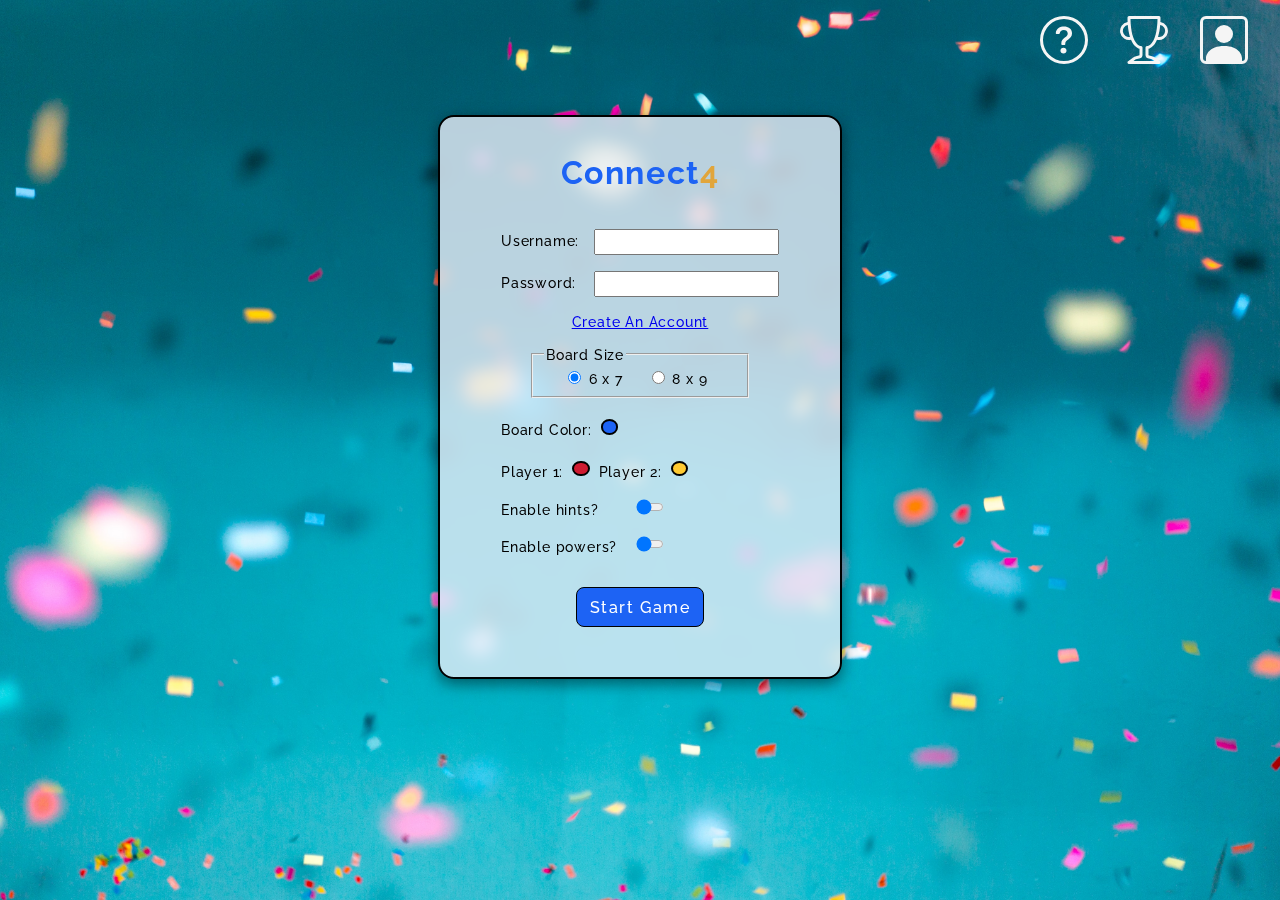
<file: index.html>
<!DOCTYPE html>
<html lang="en">

<head>
    <meta charset="UTF-8">
    <meta http-equiv="X-UA-Compatible" content="IE=edge">
    <meta name="viewport" content="width=device-width, initial-scale=1.0">
    <title>Main Menu</title>
    <link rel="stylesheet" href="styles/main-ss.css">
    <link rel="preconnect" href="https://fonts.googleapis.com">
    <link rel="preconnect" href="https://fonts.gstatic.com" crossorigin>
    <link href="https://fonts.googleapis.com/css2?family=Montserrat:wght@400;600;700&family=Raleway:wght@300;400;500&family=Roboto+Condensed&display=swap" rel="stylesheet">
</head>

<body>

    <div class="nav-bar">
        <a href="help.html" title="Help">
            <svg xmlns="http://www.w3.org/2000/svg" width="3rem" height="3rem" fill="currentColor" class="bi bi-question-circle help" viewBox="0 0 16 16">
                <path d="M8 15A7 7 0 1 1 8 1a7 7 0 0 1 0 14zm0 1A8 8 0 1 0 8 0a8 8 0 0 0 0 16z" />
                <path d="M5.255 5.786a.237.237 0 0 0 .241.247h.825c.138 0 .248-.113.266-.25.09-.656.54-1.134 1.342-1.134.686 0 1.314.343 1.314 1.168 0 .635-.374.927-.965 1.371-.673.489-1.206 1.06-1.168 1.987l.003.217a.25.25 0 0 0 .25.246h.811a.25.25 0 0 0 .25-.25v-.105c0-.718.273-.927 1.01-1.486.609-.463 1.244-.977 1.244-2.056 0-1.511-1.276-2.241-2.673-2.241-1.267 0-2.655.59-2.75 2.286zm1.557 5.763c0 .533.425.927 1.01.927.609 0 1.028-.394 1.028-.927 0-.552-.42-.94-1.029-.94-.584 0-1.009.388-1.009.94z" />
            </svg>
        </a>
        <a href="leaderboard.php" title="Leaderboard">
            <svg xmlns="http://www.w3.org/2000/svg" width="3rem" height="3rem" fill="currentColor" class="bi bi-trophy leaderboard" viewBox="0 0 16 16">
                <path d="M2.5.5A.5.5 0 0 1 3 0h10a.5.5 0 0 1 .5.5c0 .538-.012 1.05-.034 1.536a3 3 0 1 1-1.133 5.89c-.79 1.865-1.878 2.777-2.833 3.011v2.173l1.425.356c.194.048.377.135.537.255L13.3 15.1a.5.5 0 0 1-.3.9H3a.5.5 0 0 1-.3-.9l1.838-1.379c.16-.12.343-.207.537-.255L6.5 13.11v-2.173c-.955-.234-2.043-1.146-2.833-3.012a3 3 0 1 1-1.132-5.89A33.076 33.076 0 0 1 2.5.5zm.099 2.54a2 2 0 0 0 .72 3.935c-.333-1.05-.588-2.346-.72-3.935zm10.083 3.935a2 2 0 0 0 .72-3.935c-.133 1.59-.388 2.885-.72 3.935zM3.504 1c.007.517.026 1.006.056 1.469.13 2.028.457 3.546.87 4.667C5.294 9.48 6.484 10 7 10a.5.5 0 0 1 .5.5v2.61a1 1 0 0 1-.757.97l-1.426.356a.5.5 0 0 0-.179.085L4.5 15h7l-.638-.479a.501.501 0 0 0-.18-.085l-1.425-.356a1 1 0 0 1-.757-.97V10.5A.5.5 0 0 1 9 10c.516 0 1.706-.52 2.57-2.864.413-1.12.74-2.64.87-4.667.03-.463.049-.952.056-1.469H3.504z" />
            </svg>
        </a>
        <a href="about.html" title="Contact">
            <svg xmlns="http://www.w3.org/2000/svg" width="3rem" height="3rem" fill="currentColor" class="bi bi-person-square person" viewBox="0 0 16 16">
                <path d="M11 6a3 3 0 1 1-6 0 3 3 0 0 1 6 0z" />
                <path d="M2 0a2 2 0 0 0-2 2v12a2 2 0 0 0 2 2h12a2 2 0 0 0 2-2V2a2 2 0 0 0-2-2H2zm12 1a1 1 0 0 1 1 1v12a1 1 0 0 1-1 1v-1c0-1-1-4-6-4s-6 3-6 4v1a1 1 0 0 1-1-1V2a1 1 0 0 1 1-1h12z" />
            </svg>
        </a>
    </div>
    <div class="outer-container">
        <div class="form-container">
            <form method="post" action="server/processLogin.php">
                <div class="row centerrow">
                    <h1><span class="title1">Connect</span><span class="title2">4</span></h1>
                </div>
                <div class="row">
                    <label for="username" class="label">Username:</label>
                    <input type="text" name="username" id="username">
                </div>
                <div class="row">
                    <label for="password" class="label">Password:</label>
                    <input type="password" name="password" id="password">
                </div>
                <div class="row centerrow">
                    <a href="createaccount.php">Create An Account</a>
                </div>
                <div class="row centerrow">
                    <fieldset class="boardsize">
                        <legend>Board Size</legend>
                        <input type="radio" name="boardsize" id="normal" class="radio" value="normal" checked>
                        <label for="normal">6 x 7</label>
                        <input type="radio" name="boardsize" id="large" class="radio" value="large">
                        <label for="large">8 x 9</label>
                    </fieldset>
                </div>
                <div class="row">
                    <label for="boardcolor">Board Color:</label>
                    <input type="color" name="boardcolor" id="boardcolor" value="#1D63F4">
                </div>
                <div class="row">
                    <label for="player1">Player 1:</label>
                    <input type="color" name="player1color" id="player1" value="#CF1B31">
                    <label for="player2">Player 2:</label>
                    <input type="color" name="player2color" id="player2" value="#FFCA32">
                </div>
                <div class="row">
                    <label for="hints" class="rangelabel">Enable hints?</label>
                    <input type="range" name="hints" id="hints" min="0" max="1" value="0">
                </div>
                <div class="row">
                    <label for="powers" class="rangelabel">Enable powers?</label>
                    <input type="range" name="powers" id="powers" min="0" max="1" value="0">
                </div>
                <div class="row centerrow">
                    <button class="startbutton" onclick="saveSettings()">Start Game</button>
                </div>
            </form>
        </div>
    </div>

    <script src="scripts/main-scripts.js"></script>
</body>

</html>
</file>
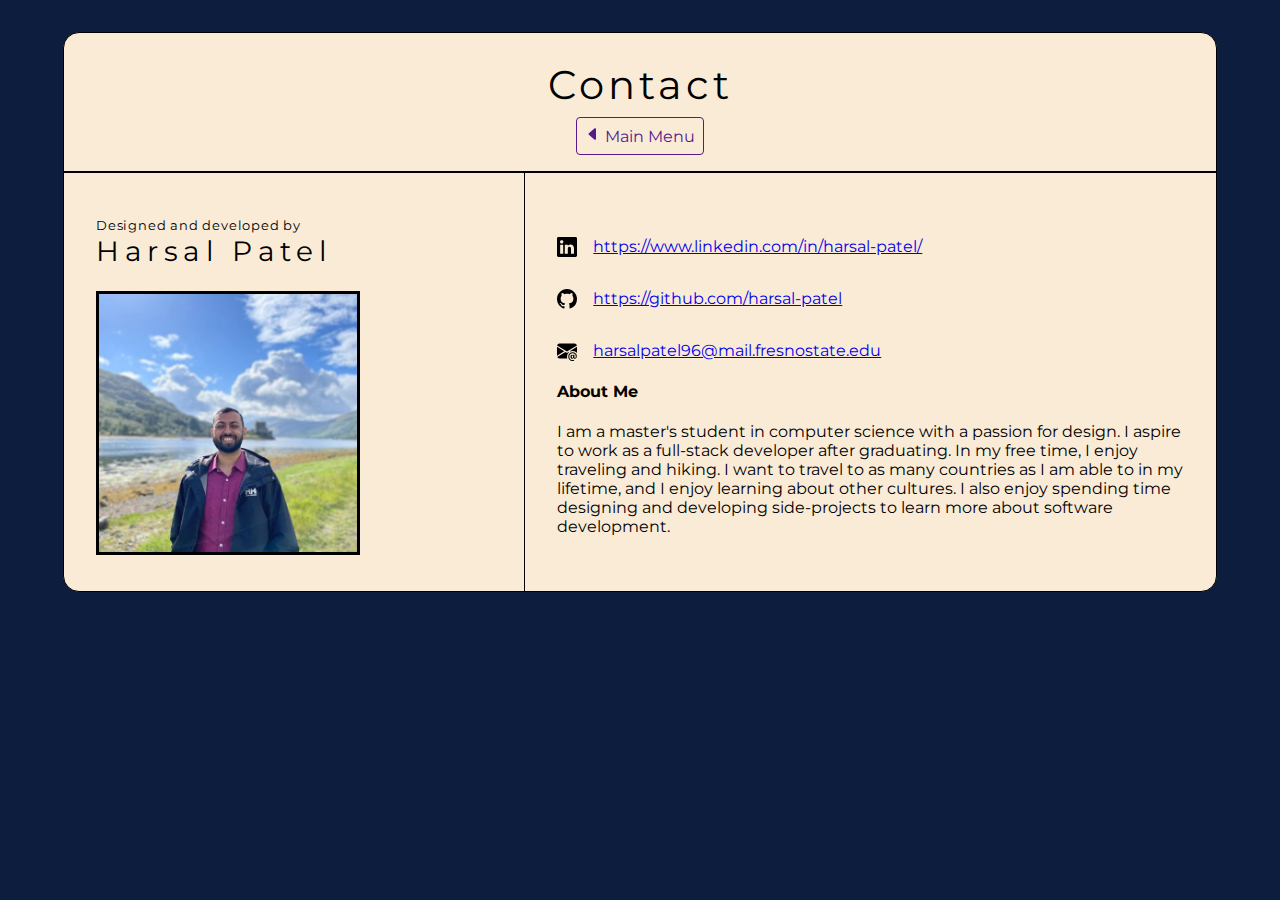
<file: about.html>
<!DOCTYPE html>
<html lang="en">
<head>
    <meta charset="UTF-8">
    <meta http-equiv="X-UA-Compatible" content="IE=edge">
    <meta name="viewport" content="width=device-width, initial-scale=1.0">
    <title>Contact</title>
    <link rel="stylesheet" href="styles/about-ss.css">
    <link rel="preconnect" href="https://fonts.googleapis.com">
    <link rel="preconnect" href="https://fonts.gstatic.com" crossorigin>
    <link
        href="https://fonts.googleapis.com/css2?family=Montserrat:wght@400;600;700&family=Raleway:wght@300;400;500&family=Roboto+Condensed&display=swap"
        rel="stylesheet">
</head>
<body>
    <div class="outer-container">
        <div class="inner-container">
            <div class="container">
                <h1>Contact</h1>
            </div>
            <div class="container">
                <a href="index.html" class="goback">
                    <svg xmlns="http://www.w3.org/2000/svg" width="1rem" height="1rem" fill="currentColor" class="bi bi-caret-left-fill" viewBox="0 0 16 16">
                        <path d="m3.86 8.753 5.482 4.796c.646.566 1.658.106 1.658-.753V3.204a1 1 0 0 0-1.659-.753l-5.48 4.796a1 1 0 0 0 0 1.506z"/>
                      </svg>
                    Main Menu
                </a>
            </div>
            <table>
                <tr>
                    <td class="page p1">
                        <h3>Designed and developed by</h3>
                        <h2>Harsal Patel</h2>
                        <img src="images/profile.jfif" alt="profile" class="profile">
                    </td>
                    <td class="page p2">
                        <p class="contact">
                            <svg xmlns="http://www.w3.org/2000/svg" width="1.25rem" height="1.25rem" fill="currentColor" class="bi bi-linkedin" viewBox="0 0 16 16">
                                <path d="M0 1.146C0 .513.526 0 1.175 0h13.65C15.474 0 16 .513 16 1.146v13.708c0 .633-.526 1.146-1.175 1.146H1.175C.526 16 0 15.487 0 14.854V1.146zm4.943 12.248V6.169H2.542v7.225h2.401zm-1.2-8.212c.837 0 1.358-.554 1.358-1.248-.015-.709-.52-1.248-1.342-1.248-.822 0-1.359.54-1.359 1.248 0 .694.521 1.248 1.327 1.248h.016zm4.908 8.212V9.359c0-.216.016-.432.08-.586.173-.431.568-.878 1.232-.878.869 0 1.216.662 1.216 1.634v3.865h2.401V9.25c0-2.22-1.184-3.252-2.764-3.252-1.274 0-1.845.7-2.165 1.193v.025h-.016a5.54 5.54 0 0 1 .016-.025V6.169h-2.4c.03.678 0 7.225 0 7.225h2.4z"/>
                              </svg>
                              <a href="https://www.linkedin.com/in/harsal-patel/" target="_blank" class="contact-link">https://www.linkedin.com/in/harsal-patel/</a>
                        </p>
                        <p class="contact">
                            <svg xmlns="http://www.w3.org/2000/svg" width="1.25rem" height="1.25rem" fill="currentColor" class="bi bi-github" viewBox="0 0 16 16">
                                <path d="M8 0C3.58 0 0 3.58 0 8c0 3.54 2.29 6.53 5.47 7.59.4.07.55-.17.55-.38 0-.19-.01-.82-.01-1.49-2.01.37-2.53-.49-2.69-.94-.09-.23-.48-.94-.82-1.13-.28-.15-.68-.52-.01-.53.63-.01 1.08.58 1.23.82.72 1.21 1.87.87 2.33.66.07-.52.28-.87.51-1.07-1.78-.2-3.64-.89-3.64-3.95 0-.87.31-1.59.82-2.15-.08-.2-.36-1.02.08-2.12 0 0 .67-.21 2.2.82.64-.18 1.32-.27 2-.27.68 0 1.36.09 2 .27 1.53-1.04 2.2-.82 2.2-.82.44 1.1.16 1.92.08 2.12.51.56.82 1.27.82 2.15 0 3.07-1.87 3.75-3.65 3.95.29.25.54.73.54 1.48 0 1.07-.01 1.93-.01 2.2 0 .21.15.46.55.38A8.012 8.012 0 0 0 16 8c0-4.42-3.58-8-8-8z"/>
                              </svg>
                              <a href="https://github.com/harsal-patel" target="_blank" class="contact-link">https://github.com/harsal-patel</a>
                        </p>
                        <p class="contact">
                            <svg xmlns="http://www.w3.org/2000/svg" width="1.25rem" height="1.25rem" fill="currentColor" class="bi bi-envelope-at-fill" viewBox="0 0 16 16">
                                <path d="M2 2A2 2 0 0 0 .05 3.555L8 8.414l7.95-4.859A2 2 0 0 0 14 2H2Zm-2 9.8V4.698l5.803 3.546L0 11.801Zm6.761-2.97-6.57 4.026A2 2 0 0 0 2 14h6.256A4.493 4.493 0 0 1 8 12.5a4.49 4.49 0 0 1 1.606-3.446l-.367-.225L8 9.586l-1.239-.757ZM16 9.671V4.697l-5.803 3.546.338.208A4.482 4.482 0 0 1 12.5 8c1.414 0 2.675.652 3.5 1.671Z"/>
                                <path d="M15.834 12.244c0 1.168-.577 2.025-1.587 2.025-.503 0-1.002-.228-1.12-.648h-.043c-.118.416-.543.643-1.015.643-.77 0-1.259-.542-1.259-1.434v-.529c0-.844.481-1.4 1.26-1.4.585 0 .87.333.953.63h.03v-.568h.905v2.19c0 .272.18.42.411.42.315 0 .639-.415.639-1.39v-.118c0-1.277-.95-2.326-2.484-2.326h-.04c-1.582 0-2.64 1.067-2.64 2.724v.157c0 1.867 1.237 2.654 2.57 2.654h.045c.507 0 .935-.07 1.18-.18v.731c-.219.1-.643.175-1.237.175h-.044C10.438 16 9 14.82 9 12.646v-.214C9 10.36 10.421 9 12.485 9h.035c2.12 0 3.314 1.43 3.314 3.034v.21Zm-4.04.21v.227c0 .586.227.8.581.8.31 0 .564-.17.564-.743v-.367c0-.516-.275-.708-.572-.708-.346 0-.573.245-.573.791Z"/>
                              </svg>
                              <a href="mailto: harsalpatel96@mail.fresnostate.edu" class="contact-link">harsalpatel96@mail.fresnostate.edu</a>
                        </p>
                        <h4>About Me</h4>
                        <p>I am a master's student in computer science with a passion for design. I aspire to work as a full-stack developer after graduating. In my free time, I enjoy traveling and hiking. I want to travel to as many countries as I am able to in my lifetime, and I enjoy learning about other cultures. I also enjoy spending time designing and developing side-projects to learn more about software development.</p>
                    </td>
                </tr>
            </table>
        </div>
    </div>
</body>
</html>
</file>
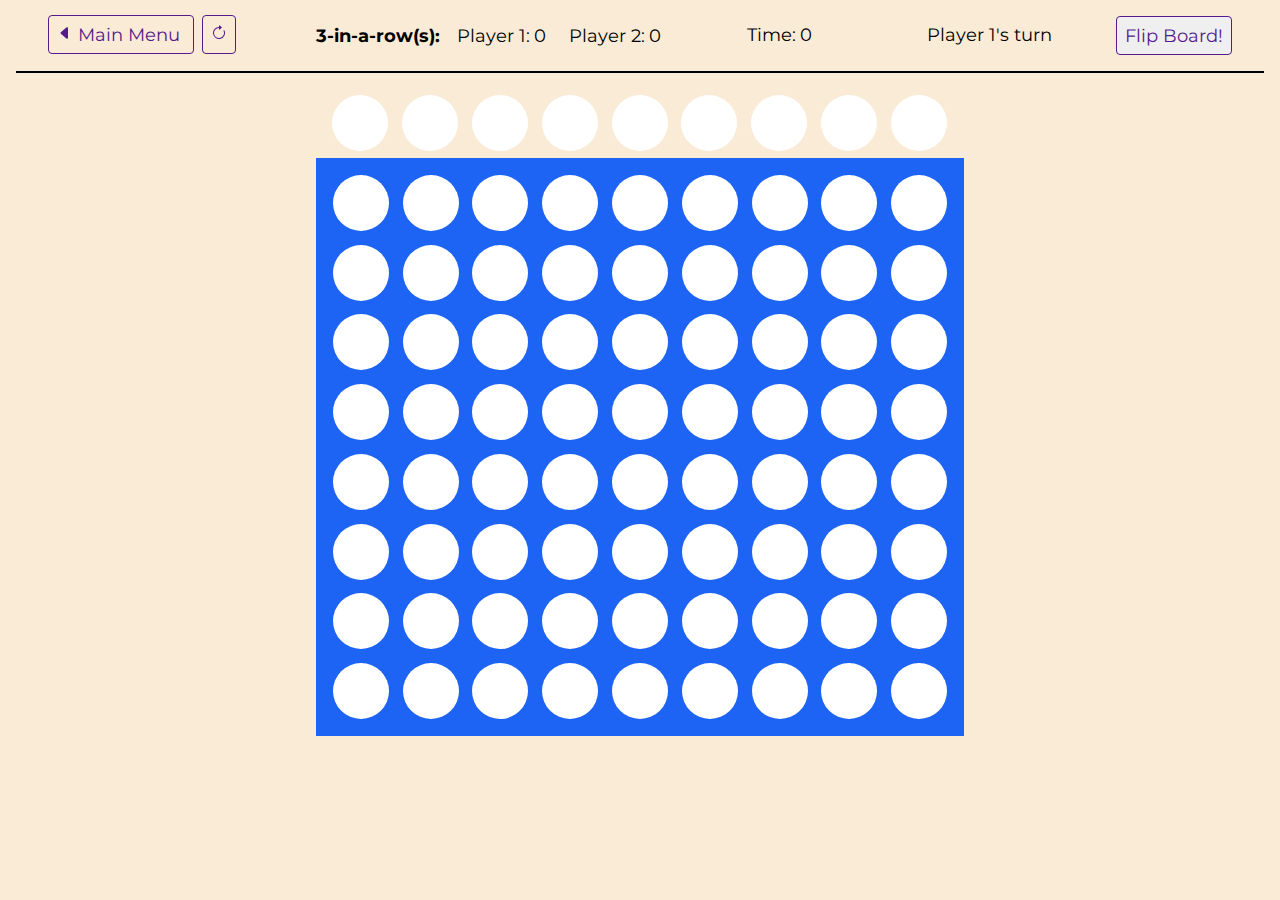
<file: game.html>
<!DOCTYPE html>
<html lang="en">
<head>
    <meta charset="UTF-8">
    <meta http-equiv="X-UA-Compatible" content="IE=edge">
    <meta name="viewport" content="width=device-width, initial-scale=1.0">
    <title>Connect4</title>
    <link rel="stylesheet" href="styles/game-ss.css">
    <link rel="preconnect" href="https://fonts.googleapis.com">
    <link rel="preconnect" href="https://fonts.gstatic.com" crossorigin>
    <link
        href="https://fonts.googleapis.com/css2?family=Montserrat:wght@400;600;700&family=Raleway:wght@300;400;500&family=Roboto+Condensed&display=swap"
        rel="stylesheet">
</head>
<body onload="start()">
    <div class="nav">
        <span class="buttons">
            <a href="index.html" class="goback">
                <svg xmlns="http://www.w3.org/2000/svg" width="1rem" height="1rem" fill="currentColor" class="bi bi-caret-left-fill" viewBox="0 0 16 16">
                    <path d="m3.86 8.753 5.482 4.796c.646.566 1.658.106 1.658-.753V3.204a1 1 0 0 0-1.659-.753l-5.48 4.796a1 1 0 0 0 0 1.506z"/>
                  </svg>
                Main Menu
            </a>
            <a onClick="window.location.reload(true)" class="goback restart">
                <svg xmlns="http://www.w3.org/2000/svg" width="16" height="16" fill="currentColor" class="bi bi-arrow-clockwise" viewBox="0 0 16 16">
                    <path fill-rule="evenodd" d="M8 3a5 5 0 1 0 4.546 2.914.5.5 0 0 1 .908-.417A6 6 0 1 1 8 2v1z"/>
                    <path d="M8 4.466V.534a.25.25 0 0 1 .41-.192l2.36 1.966c.12.1.12.284 0 .384L8.41 4.658A.25.25 0 0 1 8 4.466z"/>
                  </svg>
            </a>
        </span>
        <table class="threecounter">
            <tr>
                <th>3-in-a-row(s):</th>
                <td>Player 1:<span id="p1threes" class="pthrees">0</span></td>
                <td>Player 2:<span id="p2threes" class="pthrees">0</span></td>
            </tr>
        </table>
        <span class="timer">Time:<span class="timer-counter" id="timer">0</span></span>
        <span class="player" id="player">Player 1's turn</span>
        <span class="settings">
            <button type="button" id="powerbtn" class="powers-btn goback" onclick="flipMatrix()">Flip Board!</button>
        </span>
    </div>
    <div class="board-container">
        <table class="board" id="board"></table>
    </div>

    <script src="scripts/game-scripts.js"></script>
</body>
</html>
</file>
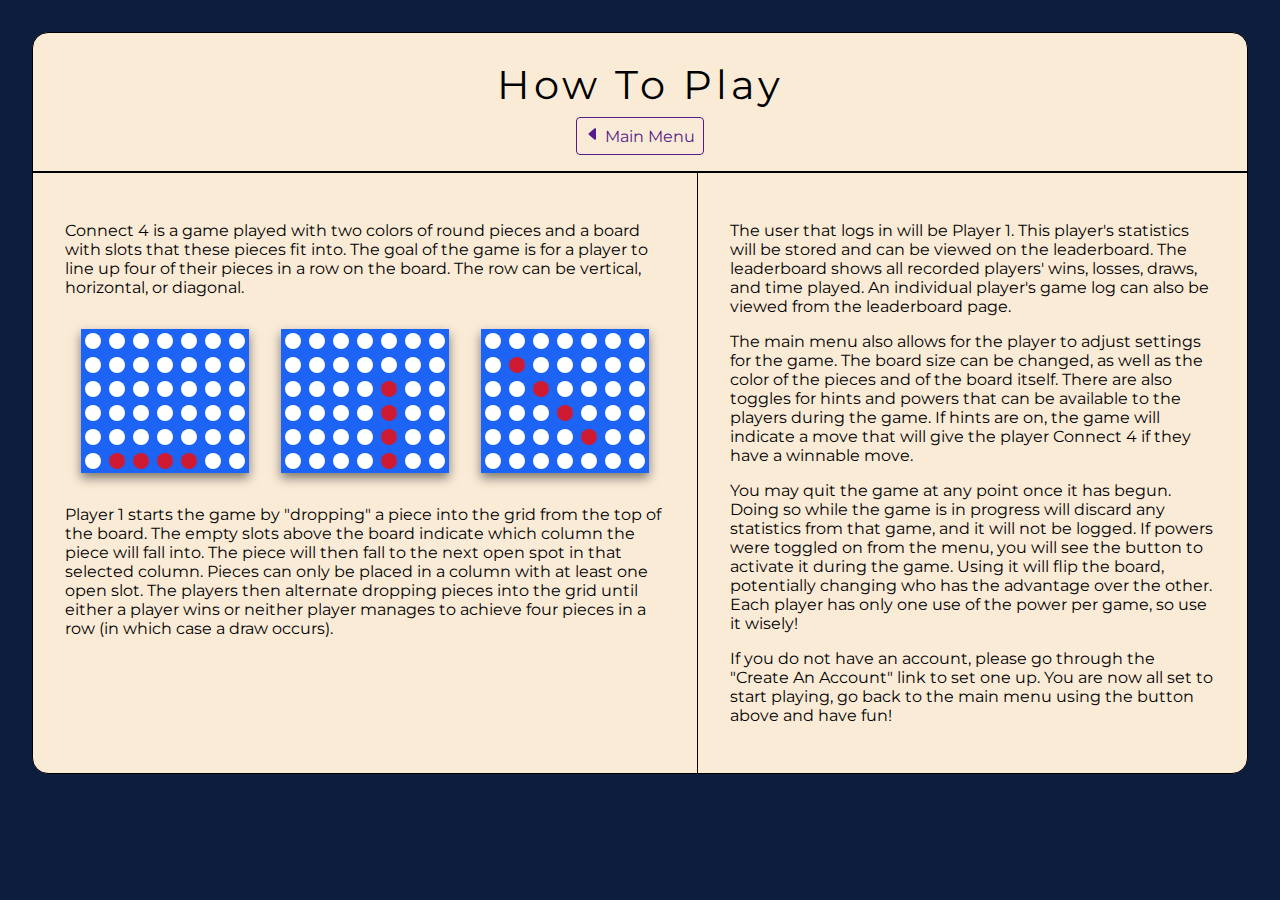
<file: help.html>
<!DOCTYPE html>
<html lang="en">
<head>
    <meta charset="UTF-8">
    <meta http-equiv="X-UA-Compatible" content="IE=edge">
    <meta name="viewport" content="width=device-width, initial-scale=1.0">
    <title>Help</title>
    <link rel="stylesheet" href="styles/help-ss.css">
    <link rel="preconnect" href="https://fonts.googleapis.com">
    <link rel="preconnect" href="https://fonts.gstatic.com" crossorigin>
    <link
        href="https://fonts.googleapis.com/css2?family=Montserrat:wght@400;600;700&family=Raleway:wght@300;400;500&family=Roboto+Condensed&display=swap"
        rel="stylesheet">
</head>
<body>
    <div class="outer-container">
        <div class="inner-container">
            <div class="container">
                <h1>How To Play</h1>
            </div>
            <div class="container">
                <a href="index.html" class="goback">
                    <svg xmlns="http://www.w3.org/2000/svg" width="1rem" height="1rem" fill="currentColor" class="bi bi-caret-left-fill" viewBox="0 0 16 16">
                        <path d="m3.86 8.753 5.482 4.796c.646.566 1.658.106 1.658-.753V3.204a1 1 0 0 0-1.659-.753l-5.48 4.796a1 1 0 0 0 0 1.506z"/>
                      </svg>
                    Main Menu
                </a>
            </div>
            <table>
                <tr>
                    <td class="page">
                        <p>
                            Connect 4 is a game played with two colors of round pieces and a board with slots that these pieces fit into. The goal of the game is for a player to line up four of their pieces in a row on the board. The row can be vertical, horizontal, or diagonal.
                        </p>
                        <div class="container">
                            <table class="board" title="Horizontal">
                                <tr class="row">
                                    <td class="col">
                                        <div class="slot"></div>
                                    </td>
                                    <td class="col">
                                        <div class="slot"></div>
                                    </td>
                                    <td class="col">
                                        <div class="slot"></div>
                                    </td>
                                    <td class="col">
                                        <div class="slot"></div>
                                    </td>
                                    <td class="col">
                                        <div class="slot"></div>
                                    </td>
                                    <td class="col">
                                        <div class="slot"></div>
                                    </td>
                                    <td class="col">
                                        <div class="slot"></div>
                                    </td>
                                </tr>
                                <tr class="row">
                                    <td class="col">
                                        <div class="slot"></div>
                                    </td>
                                    <td class="col">
                                        <div class="slot"></div>
                                    </td>
                                    <td class="col">
                                        <div class="slot"></div>
                                    </td>
                                    <td class="col">
                                        <div class="slot"></div>
                                    </td>
                                    <td class="col">
                                        <div class="slot"></div>
                                    </td>
                                    <td class="col">
                                        <div class="slot"></div>
                                    </td>
                                    <td class="col">
                                        <div class="slot"></div>
                                    </td>
                                </tr>
                                <tr class="row">
                                    <td class="col">
                                        <div class="slot"></div>
                                    </td>
                                    <td class="col">
                                        <div class="slot"></div>
                                    </td>
                                    <td class="col">
                                        <div class="slot"></div>
                                    </td>
                                    <td class="col">
                                        <div class="slot"></div>
                                    </td>
                                    <td class="col">
                                        <div class="slot"></div>
                                    </td>
                                    <td class="col">
                                        <div class="slot"></div>
                                    </td>
                                    <td class="col">
                                        <div class="slot"></div>
                                    </td>
                                </tr>
                                <tr class="row">
                                    <td class="col">
                                        <div class="slot"></div>
                                    </td>
                                    <td class="col">
                                        <div class="slot"></div>
                                    </td>
                                    <td class="col">
                                        <div class="slot"></div>
                                    </td>
                                    <td class="col">
                                        <div class="slot"></div>
                                    </td>
                                    <td class="col">
                                        <div class="slot"></div>
                                    </td>
                                    <td class="col">
                                        <div class="slot"></div>
                                    </td>
                                    <td class="col">
                                        <div class="slot"></div>
                                    </td>
                                </tr>
                                <tr class="row">
                                    <td class="col">
                                        <div class="slot"></div>
                                    </td>
                                    <td class="col">
                                        <div class="slot"></div>
                                    </td>
                                    <td class="col">
                                        <div class="slot"></div>
                                    </td>
                                    <td class="col">
                                        <div class="slot"></div>
                                    </td>
                                    <td class="col">
                                        <div class="slot"></div>
                                    </td>
                                    <td class="col">
                                        <div class="slot"></div>
                                    </td>
                                    <td class="col">
                                        <div class="slot"></div>
                                    </td>
                                </tr>
                                <tr class="row">
                                    <td class="col">
                                        <div class="slot"></div>
                                    </td>
                                    <td class="col">
                                        <div class="slot tile"></div>
                                    </td>
                                    <td class="col">
                                        <div class="slot tile"></div>
                                    </td>
                                    <td class="col">
                                        <div class="slot tile"></div>
                                    </td>
                                    <td class="col">
                                        <div class="slot tile"></div>
                                    </td>
                                    <td class="col">
                                        <div class="slot"></div>
                                    </td>
                                    <td class="col">
                                        <div class="slot"></div>
                                    </td>
                                </tr>
                            </table>
                            <table class="board" title="Vertical">
                                <tr class="row">
                                    <td class="col">
                                        <div class="slot"></div>
                                    </td>
                                    <td class="col">
                                        <div class="slot"></div>
                                    </td>
                                    <td class="col">
                                        <div class="slot"></div>
                                    </td>
                                    <td class="col">
                                        <div class="slot"></div>
                                    </td>
                                    <td class="col">
                                        <div class="slot"></div>
                                    </td>
                                    <td class="col">
                                        <div class="slot"></div>
                                    </td>
                                    <td class="col">
                                        <div class="slot"></div>
                                    </td>
                                </tr>
                                <tr class="row">
                                    <td class="col">
                                        <div class="slot"></div>
                                    </td>
                                    <td class="col">
                                        <div class="slot"></div>
                                    </td>
                                    <td class="col">
                                        <div class="slot"></div>
                                    </td>
                                    <td class="col">
                                        <div class="slot"></div>
                                    </td>
                                    <td class="col">
                                        <div class="slot"></div>
                                    </td>
                                    <td class="col">
                                        <div class="slot"></div>
                                    </td>
                                    <td class="col">
                                        <div class="slot"></div>
                                    </td>
                                </tr>
                                <tr class="row">
                                    <td class="col">
                                        <div class="slot"></div>
                                    </td>
                                    <td class="col">
                                        <div class="slot"></div>
                                    </td>
                                    <td class="col">
                                        <div class="slot"></div>
                                    </td>
                                    <td class="col">
                                        <div class="slot"></div>
                                    </td>
                                    <td class="col">
                                        <div class="slot tile"></div>
                                    </td>
                                    <td class="col">
                                        <div class="slot"></div>
                                    </td>
                                    <td class="col">
                                        <div class="slot"></div>
                                    </td>
                                </tr>
                                <tr class="row">
                                    <td class="col">
                                        <div class="slot"></div>
                                    </td>
                                    <td class="col">
                                        <div class="slot"></div>
                                    </td>
                                    <td class="col">
                                        <div class="slot"></div>
                                    </td>
                                    <td class="col">
                                        <div class="slot"></div>
                                    </td>
                                    <td class="col">
                                        <div class="slot tile"></div>
                                    </td>
                                    <td class="col">
                                        <div class="slot"></div>
                                    </td>
                                    <td class="col">
                                        <div class="slot"></div>
                                    </td>
                                </tr>
                                <tr class="row">
                                    <td class="col">
                                        <div class="slot"></div>
                                    </td>
                                    <td class="col">
                                        <div class="slot"></div>
                                    </td>
                                    <td class="col">
                                        <div class="slot"></div>
                                    </td>
                                    <td class="col">
                                        <div class="slot"></div>
                                    </td>
                                    <td class="col">
                                        <div class="slot tile"></div>
                                    </td>
                                    <td class="col">
                                        <div class="slot"></div>
                                    </td>
                                    <td class="col">
                                        <div class="slot"></div>
                                    </td>
                                </tr>
                                <tr class="row">
                                    <td class="col">
                                        <div class="slot"></div>
                                    </td>
                                    <td class="col">
                                        <div class="slot"></div>
                                    </td>
                                    <td class="col">
                                        <div class="slot"></div>
                                    </td>
                                    <td class="col">
                                        <div class="slot"></div>
                                    </td>
                                    <td class="col">
                                        <div class="slot tile"></div>
                                    </td>
                                    <td class="col">
                                        <div class="slot"></div>
                                    </td>
                                    <td class="col">
                                        <div class="slot"></div>
                                    </td>
                                </tr>
                            </table>
                            <table class="board" title="Diagonal">
                                <tr class="row">
                                    <td class="col">
                                        <div class="slot"></div>
                                    </td>
                                    <td class="col">
                                        <div class="slot"></div>
                                    </td>
                                    <td class="col">
                                        <div class="slot"></div>
                                    </td>
                                    <td class="col">
                                        <div class="slot"></div>
                                    </td>
                                    <td class="col">
                                        <div class="slot"></div>
                                    </td>
                                    <td class="col">
                                        <div class="slot"></div>
                                    </td>
                                    <td class="col">
                                        <div class="slot"></div>
                                    </td>
                                </tr>
                                <tr class="row">
                                    <td class="col">
                                        <div class="slot"></div>
                                    </td>
                                    <td class="col">
                                        <div class="slot tile"></div>
                                    </td>
                                    <td class="col">
                                        <div class="slot"></div>
                                    </td>
                                    <td class="col">
                                        <div class="slot"></div>
                                    </td>
                                    <td class="col">
                                        <div class="slot"></div>
                                    </td>
                                    <td class="col">
                                        <div class="slot"></div>
                                    </td>
                                    <td class="col">
                                        <div class="slot"></div>
                                    </td>
                                </tr>
                                <tr class="row">
                                    <td class="col">
                                        <div class="slot"></div>
                                    </td>
                                    <td class="col">
                                        <div class="slot"></div>
                                    </td>
                                    <td class="col">
                                        <div class="slot tile"></div>
                                    </td>
                                    <td class="col">
                                        <div class="slot"></div>
                                    </td>
                                    <td class="col">
                                        <div class="slot"></div>
                                    </td>
                                    <td class="col">
                                        <div class="slot"></div>
                                    </td>
                                    <td class="col">
                                        <div class="slot"></div>
                                    </td>
                                </tr>
                                <tr class="row">
                                    <td class="col">
                                        <div class="slot"></div>
                                    </td>
                                    <td class="col">
                                        <div class="slot"></div>
                                    </td>
                                    <td class="col">
                                        <div class="slot"></div>
                                    </td>
                                    <td class="col">
                                        <div class="slot tile"></div>
                                    </td>
                                    <td class="col">
                                        <div class="slot"></div>
                                    </td>
                                    <td class="col">
                                        <div class="slot"></div>
                                    </td>
                                    <td class="col">
                                        <div class="slot"></div>
                                    </td>
                                </tr>
                                <tr class="row">
                                    <td class="col">
                                        <div class="slot"></div>
                                    </td>
                                    <td class="col">
                                        <div class="slot"></div>
                                    </td>
                                    <td class="col">
                                        <div class="slot"></div>
                                    </td>
                                    <td class="col">
                                        <div class="slot"></div>
                                    </td>
                                    <td class="col">
                                        <div class="slot tile"></div>
                                    </td>
                                    <td class="col">
                                        <div class="slot"></div>
                                    </td>
                                    <td class="col">
                                        <div class="slot"></div>
                                    </td>
                                </tr>
                                <tr class="row">
                                    <td class="col">
                                        <div class="slot"></div>
                                    </td>
                                    <td class="col">
                                        <div class="slot"></div>
                                    </td>
                                    <td class="col">
                                        <div class="slot"></div>
                                    </td>
                                    <td class="col">
                                        <div class="slot"></div>
                                    </td>
                                    <td class="col">
                                        <div class="slot"></div>
                                    </td>
                                    <td class="col">
                                        <div class="slot"></div>
                                    </td>
                                    <td class="col">
                                        <div class="slot"></div>
                                    </td>
                                </tr>
                            </table>
                        </div>
                        <p>
                            Player 1 starts the game by "dropping" a piece into the grid from the top of the board. The empty slots above the board indicate which column the piece will fall into. The piece will then fall to the next open spot in that selected column. Pieces can only be placed in a column with at least one open slot. The players then alternate dropping pieces into the grid until either a player wins or neither player manages to achieve four pieces in a row (in which case a draw occurs).
                        </p>
                    </td>
                    <td class="page">
                        <p>
                            The user that logs in will be Player 1. This player's statistics will be stored and can be viewed on the leaderboard. The leaderboard shows all recorded players' wins, losses, draws, and time played. An individual player's game log can also be viewed from the leaderboard page.
                        </p>
                        <p>
                            The main menu also allows for the player to adjust settings for the game. The board size can be changed, as well as the color of the pieces and of the board itself. There are also toggles for hints and powers that can be available to the players during the game. If hints are on, the game will indicate a move that will give the player Connect 4 if they have a winnable move.
                        </p>
                        <p>
                            You may quit the game at any point once it has begun. Doing so while the game is in progress will discard any statistics from that game, and it will not be logged. If powers were toggled on from the menu, you will see the button to activate it during the game. Using it will flip the board, potentially changing who has the advantage over the other. Each player has only one use of the power per game, so use it wisely!
                        </p>
                        <p>
                            If you do not have an account, please go through the "Create An Account" link to set one up. You are now all set to start playing, go back to the main menu using the button above and have fun!
                        </p>
                    </td>
                </tr>
            </table>
        </div>
    </div>
</body>
</html>
</file>
<file: styles/main-ss.css>
/*
Colors

Blue: #1D63F4
Red: #CF1B31
Dark Red: #A62E32
Yellow: #FFCA32
Gold: #E1A53B
*/

body {
    margin: 0;
    padding: 0;
    font-family: 'Raleway', sans-serif;
    font-weight: 500;
    font-size: 0.9rem;
    letter-spacing: 0.05rem;
    background-image: url("../images/main-bg.jpg");
    background-size: cover;
    background-repeat: no-repeat;
    background-position: center center;
    background-attachment: fixed;
}

.nav-bar {
    margin: 1rem;
    display: flex;
    justify-content: end;
}

svg {
    margin-left: 1rem;
    margin-right: 1rem;
    color: whitesmoke;
    cursor: pointer;
    transition: all 0.2s ease-in-out;
}

svg:hover {
    transform: scale(1.1);
}

.help:hover {
    color: #CF1B31;
}

.leaderboard:hover {
    color: #FFCA32;
}

.person:hover {
    color: black;
}

.outer-container {
    display: flex;
    justify-content: center;
}

.form-container {
    margin-top: 2rem;
    width: 25rem;
    max-width: 90%;
    height: 35rem;
    border: 2px solid black;
    border-radius: 1rem;
    display: flex;
    justify-content: center;
    background-color: rgba(233, 238, 248, 0.8);
    backdrop-filter: blur(8px);
    box-shadow: 0px 5px 15px 0px rgba(0,0,0,0.5);
    -webkit-box-shadow: 0px 5px 15px 0px rgba(0,0,0,0.5);
    -moz-box-shadow: 0px 5px 15px 0px rgba(0,0,0,0.5);
}

.row {
    margin-top: 1rem;
}

h1 {
    font-size: 2rem;
    letter-spacing: 0.1rem;
}

.title1 {
    color: #1D63F4;
}

.title2 {
    color: #E1A53B;
}

.centerrow {
    display: flex;
    justify-content: center;
}

.label {
    width: 5.5rem;
    display: inline-block;
}

.rangelabel {
    width: 8rem;
    display: inline-block;
}

.boardsize {
    width: 12rem;
}

.radio {
    margin-left: 1.5rem;
}

input[type="text"], input[type="password"] {
    height: 1.25rem;
    letter-spacing: 0.1rem;
}

input[type="color"] {
    -webkit-appearance: none;
    -moz-appearance: none;
    appearance: none;
    border: none;
    cursor: pointer;
    background-color: transparent;
    width: 1.6rem;
    height: 1.6rem;
}

input[type="color"]::-webkit-color-swatch {
    border-radius: 50%;
    border: 2px solid black;
}

input[type="color"]::-moz-color-swatch {
    border-radius: 50%;
    border: 2px solid black;
}

input[type="range"] {
    width: 1.75rem;
    cursor: pointer;
}

.startbutton, .startbutton:focus {
    margin-top: 1rem;
    height: 2.5rem;
    width: 8rem;
    background-color: #1D63F4;
    color: white;
    border: 1px solid black;
    border-radius: 0.5rem;
    cursor: pointer;
    font-family: 'Raleway', sans-serif;
    font-weight: 500;
    font-size: 1rem;
    letter-spacing: 0.1rem;
    transition: all 0.1s ease-in-out;
}

.startbutton:hover {
    transform: scale(1.005);
    box-shadow: 0px 4px 8px 0px rgba(0,0,0,0.75);
    -webkit-box-shadow: 0px 4px 8px 0px rgba(0,0,0,0.75);
    -moz-box-shadow: 0px 4px 8px 0px rgba(0,0,0,0.75);
}

.startbutton:active {
    transform: scale(1);
    box-shadow: none;
    -webkit-box-shadow: none;
    -moz-box-shadow: none;
}
</file>
<file: styles/about-ss.css>
body {
    margin: 0;
    padding: 0;
    font-family: 'Montserrat', sans-serif;
    font-weight: 400;
    background-color: #0c1d3d;
}

.outer-container {
    display: flex;
    justify-content: center;
}

.inner-container {
    margin: 2rem;
    border-radius: 1rem;
    border: 1px solid black;
    background-color: antiquewhite;
    width: 90%;
}

h1 {
    letter-spacing: 0.25rem;
    margin-bottom: 0;
    font-weight: 400;
    font-size: 2.5rem;
}

h2 {
    letter-spacing: 0.35rem;
    font-weight: 400;
    font-size: 1.75rem;
    margin-top: 0.1rem;
}

h3 {
    letter-spacing: 0.05rem;
    font-weight: 400;
    font-size: 0.8rem;
    margin-bottom: 0;
}

.goback {
    margin-top: 0.5rem;
    margin-bottom: 1rem;
    border: 1px solid #551A8B;
    border-radius: 0.25rem;
    text-decoration: none;
    padding: 0.5rem;
    color: #551A8B;
    transition: all 0.1s ease-in-out;
}

.goback:hover {
    background-color: #551A8B;
    color: white;
}

.container {
    display: flex;
    justify-content: center;
}

table {
    border-collapse: collapse;
    width: 100%;
}

.page {
    padding: 2rem;
    border-top: 2px solid black;
    vertical-align: top;
}

.p1 {
    width: 40%;
}

.p2 {
    width: 60%;
}

.page:nth-of-type(2n) {
    border-left: 1px solid black;
}

.profile {
    width: 65%;
    border: 3px solid black;
}

.contact {
    margin-top: 2rem;
    display: flex;
    align-items: center;
}

.contact-link {
    margin-left: 1rem;
}
</file>
<file: styles/game-ss.css>
body {
    margin: 0;
    padding: 0;
    font-family: 'Montserrat', sans-serif;
    font-weight: 400;
    font-size: 1.1rem;
    background-color: antiquewhite;
}

.nav {
    display: flex;
    justify-content: space-around;
    margin: 1rem;
    padding-bottom: 1rem;
    border-bottom: 2px solid black;
}

.buttons {
    margin-top: 0.5rem;
}

.goback {
    border: 1px solid #551A8B;
    border-radius: 0.25rem;
    text-decoration: none;
    padding: 0.5rem;
    color: #551A8B;
    transition: all 0.1s ease-in-out;
}

.goback:hover {
    background-color: #551A8B;
    color: white;
}

.restart {
    margin-left: 0.5rem;
}

.threecounter {
    width: 24rem;
}

.timer {
    width: 7rem;
    margin-top: 0.5rem;
}

.pthrees, .timer-counter {
    margin-left: 0.25rem;
}

.player {
    margin-left: 0.25rem;
    margin-top: 0.5rem;
}

.powers-btn {
    font-family: 'Montserrat', sans-serif;
    font-weight: 400;
    font-size: 1.1rem;
    cursor: pointer;
}

.board-container {
    display: flex;
    justify-content: center;
}

.board {
    border-collapse: collapse;
}

.board-col {
    background-color: #1D63F4;
    padding: 0.4rem;
    border: 1px solid #1D63F4;
}

.slot {
    height: 3.5rem;
    width: 3.5rem;
    border-radius: 50%;
    background-color: white;
}

.hint {
    box-shadow: 0px 0px 0px 5px rgb(98, 255, 0) inset;
    -webkit-box-shadow: 0px 0px 0px 5px rgb(98, 255, 0) inset;
    -moz-box-shadow: 0px 0px 0px 5px rgb(98, 255, 0) inset;
}

.empty-col {
    padding: 0.4rem;
}

.empty-slot {
    height: 3.5rem;
    width: 3.5rem;
    border-radius: 50%;
    background-color: white;
    cursor: pointer;
    transition: all 0.1s ease-in-out;
}

.empty-slot:hover {
    box-shadow: 0px 0px 0px 2px rgba(0,0,0,0.75) inset;
    -webkit-box-shadow: 0px 0px 0px 2px rgba(0,0,0,0.75) inset;
    -moz-box-shadow: 0px 0px 0px 2px rgba(0,0,0,0.75) inset;
}

.player1 {
    background-color: #FFCA32;
}

.player2 {
    background-color: #CF1B31;
}

.top {
    padding-top: 1rem;
}

.left {
    padding-left: 1rem;
}

.right {
    padding-right: 1rem;
}

.bottom {
    padding-bottom: 1rem;
}
</file>
<file: styles/help-ss.css>
body {
    margin: 0;
    padding: 0;
    font-family: 'Montserrat', sans-serif;
    font-weight: 400;
    background-color: #0c1d3d;
}

.outer-container {
    display: flex;
    justify-content: center;
}

.inner-container {
    margin: 2rem;
    border-radius: 1rem;
    border: 1px solid black;
    background-color: antiquewhite;
}

h1 {
    letter-spacing: 0.25rem;
    margin-bottom: 0;
    font-weight: 400;
    font-size: 2.5rem;
}

.goback {
    margin-top: 0.5rem;
    margin-bottom: 1rem;
    border: 1px solid #551A8B;
    border-radius: 0.25rem;
    text-decoration: none;
    padding: 0.5rem;
    color: #551A8B;
    transition: all 0.1s ease-in-out;
}

.goback:hover {
    background-color: #551A8B;
    color: white;
}

.container {
    display: flex;
    justify-content: center;
}

table {
    border-collapse: collapse;
}

.page {
    width: 50%;
    padding: 2rem;
    border-top: 2px solid black;
    vertical-align: top;
}

.page:nth-of-type(2n) {
    border-left: 1px solid black;
}

.board {
    margin: 1rem;
    transition: all 0.2s ease-in-out;
    box-shadow: 0px 5px 10px 0px rgba(0,0,0,0.5);
    -webkit-box-shadow: 0px 5px 10px 0px rgba(0,0,0,0.5);
    -moz-box-shadow: 0px 5px 10px 0px rgba(0,0,0,0.5);
}

.board:hover {
    transform: scale(1.05);
}

.row, .col {
    background-color: #1D63F4;
    padding: 0.25rem;
}

.slot {
    height: 1rem;
    width: 1rem;
    border-radius: 50%;
    background-color: white;
}

.tile {
    background-color: #CF1B31;
}
</file>
